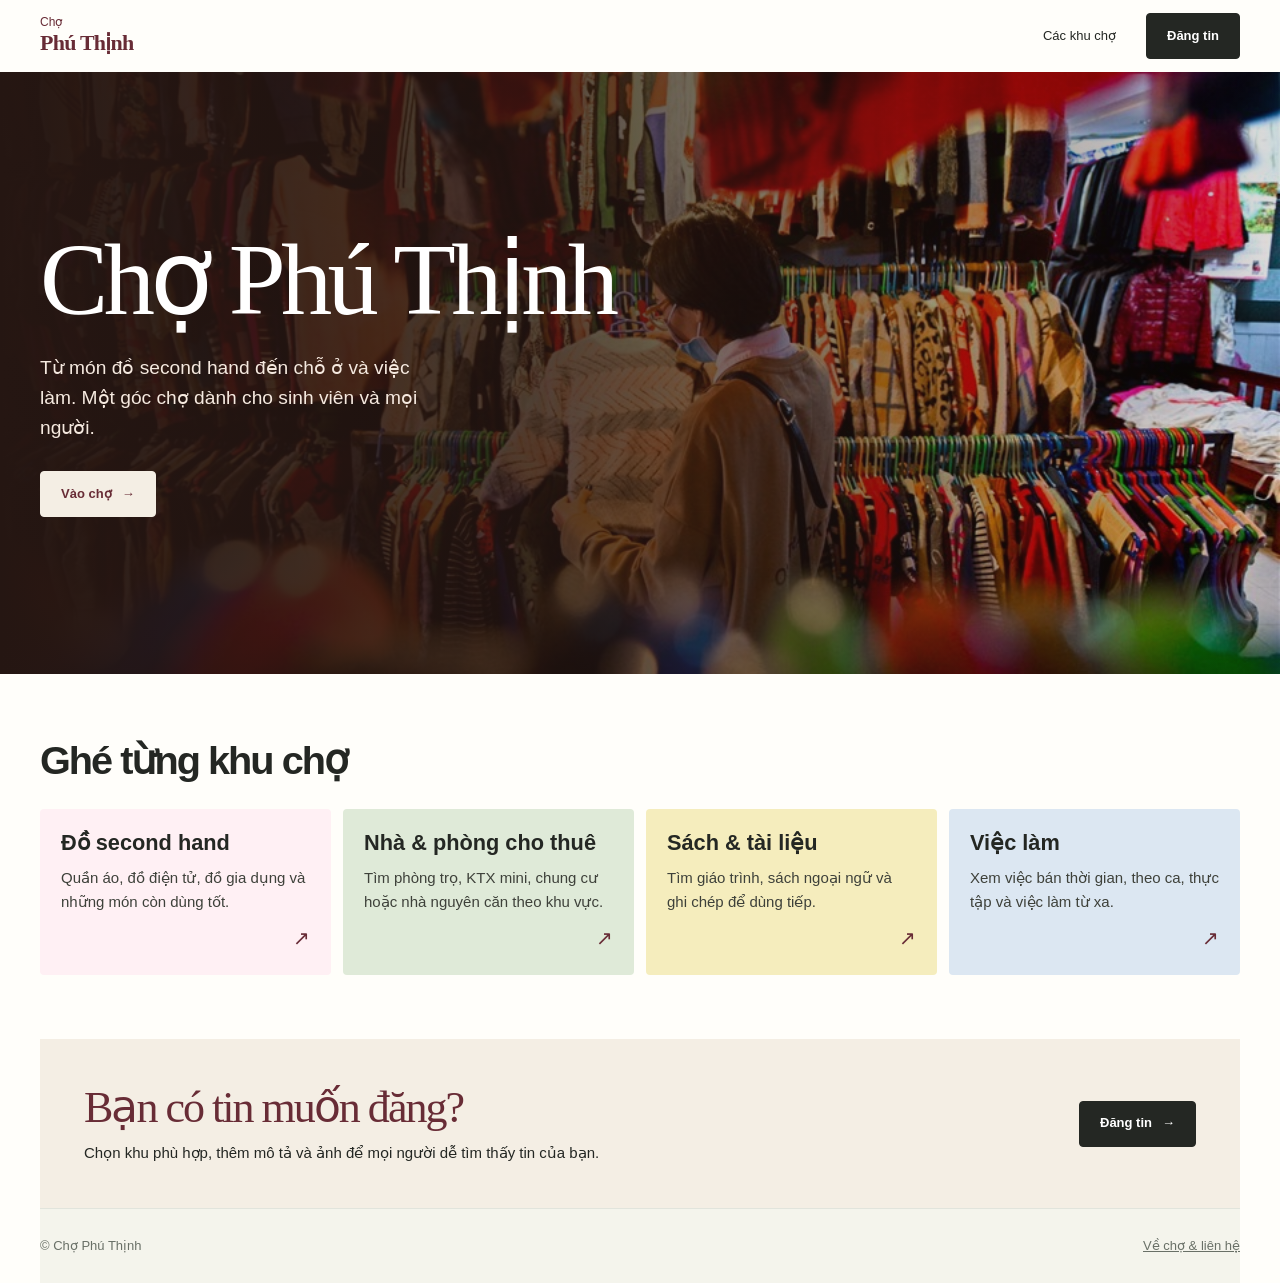
<file: landing.html>
<!doctype html>
<html lang="vi">
<head>
  <meta charset="utf-8">
  <meta name="viewport" content="width=device-width, initial-scale=1">
  <meta name="theme-color" content="#682c36">
  <meta name="description" content="Khám phá Chợ Phú Thịnh, nơi tìm đồ second hand, nhà và phòng cho thuê, sách, tài liệu và việc làm.">
  <title>Giới thiệu | Chợ Phú Thịnh</title>
  <link rel="stylesheet" href="Styles/market.css">
</head>
<body data-page="landing">
  <a class="skip-link" href="#main">Đến nội dung chính</a>
  <header class="landing-header">
    <div class="wrap landing-nav">
      <a class="brand" href="landing.html" aria-label="Giới thiệu Chợ Phú Thịnh" aria-current="page">Chợ <strong>Phú Thịnh</strong></a>
      <nav aria-label="Đường dẫn nhanh">
        <a href="#cac-khu">Các khu chợ</a>
        <a class="button dark" href="post.html">Đăng tin</a>
      </nav>
    </div>
  </header>
  <main id="main" tabindex="-1">
    <section class="landing-hero" aria-labelledby="landing-title">
      <img class="landing-photo" src="Images/DSC_4753.jpg" width="960" height="640" alt="" fetchpriority="high">
      <div class="wrap landing-hero-inner">
        <div class="landing-intro">
          <h1 id="landing-title">Chợ Phú Thịnh</h1>
          <p>Từ món đồ second hand đến chỗ ở và việc làm. Một góc chợ dành cho sinh viên và mọi người.</p>
          <a class="button landing-primary" href="index.html">Vào chợ <span aria-hidden="true">→</span></a>
        </div>
      </div>
    </section>
    <section class="wrap section landing-zones" id="cac-khu" aria-labelledby="landing-zones-title">
      <div class="section-heading"><h2 id="landing-zones-title">Ghé từng khu chợ</h2></div>
      <ul class="landing-zone-list">
        <li><a class="pink" href="shop.html?zone=do-cu"><h3>Đồ second hand</h3><p>Quần áo, đồ điện tử, đồ gia dụng và những món còn dùng tốt.</p><span aria-hidden="true">↗</span></a></li>
        <li><a class="green" href="shop.html?zone=phong-tro"><h3>Nhà &amp; phòng cho thuê</h3><p>Tìm phòng trọ, KTX mini, chung cư hoặc nhà nguyên căn theo khu vực.</p><span aria-hidden="true">↗</span></a></li>
        <li><a class="yellow" href="shop.html?zone=tai-lieu"><h3>Sách &amp; tài liệu</h3><p>Tìm giáo trình, sách ngoại ngữ và ghi chép để dùng tiếp.</p><span aria-hidden="true">↗</span></a></li>
        <li><a class="blue" href="shop.html?zone=viec-lam"><h3>Việc làm</h3><p>Xem việc bán thời gian, theo ca, thực tập và việc làm từ xa.</p><span aria-hidden="true">↗</span></a></li>
      </ul>
    </section>
    <section class="wrap landing-post" aria-labelledby="landing-post-title">
      <div><h2 id="landing-post-title">Bạn có tin muốn đăng?</h2>
        <p>Chọn khu phù hợp, thêm mô tả và ảnh để mọi người dễ tìm thấy tin của bạn.</p></div>
      <a class="button dark" href="post.html">Đăng tin <span aria-hidden="true">→</span></a>
    </section>
  </main>
  <footer class="wrap landing-footer">
    <span>© Chợ Phú Thịnh</span>
    <a href="contact.html">Về chợ &amp; liên hệ</a>
  </footer>
</body>
</html>
</file>
<file: Styles/market.css>
:root {
  --pink: #ff7597;
  --pink-pale: #fff0f4;
  --ink: #242723;
  --muted: #697067;
  --line: #e1e4dc;
  --paper: #fffefa;
  --soft: #f4f4ec;
  --green: #dfead8;
  --yellow: #f5edbd;
  --blue: #dce7f2;
  --wine: #682c36;
  --hero-paper: #f4eee4;
  font: 15px/1.55 Inter, "Segoe UI", Arial, sans-serif;
  color: var(--ink);
  background: var(--paper);
}
* { box-sizing: border-box; }
body { margin: 0; }
[hidden] { display: none !important; }
button, input, select, textarea { font: inherit; color: inherit; }
button, select { cursor: pointer; }
a { color: inherit; text-decoration: none; }
button, a, input, select, textarea { -webkit-tap-highlight-color: transparent; }
button:disabled { opacity: .55; cursor: wait; }
button { background: none; }
img { display: block; width: 100%; height: 100%; object-fit: cover; }
svg { display: block; width: 22px; height: 22px; flex-shrink: 0; }
h1, h2, h3, p { margin: 0; }
:focus-visible { outline: 2px solid #2567a6; outline-offset: 4px; }
.wrap { width: min(1400px, calc(100% - 80px)); margin-inline: auto; }
.skip-link { position: fixed; top: 10px; left: 10px; z-index: 20; padding: 10px; background: white; transform: translateY(-160%); }
.skip-link:focus { transform: none; }
.button { display: inline-flex; align-items: center; justify-content: center; gap: 10px; padding: 11px 20px; min-height: 46px; border: 1px solid var(--ink); background: var(--pink); border-radius: 4px; font-size: 13px; font-weight: 650; }
.button.dark { background: var(--ink); color: white; }
.button.outline { background: transparent; }
.button:hover { background: #ff90ac; }
.button.dark:hover { background: #444b40; }
.button.outline:hover { background: var(--soft); }
.icon { display: inline-grid; place-items: center; width: 44px; height: 44px; border: 0; padding: 0; cursor: pointer; position: relative; }
.icon:hover { color: #b7164d; }
.brand-dot { display: inline-block; width: 10px; height: 10px; background: var(--wine); border-radius: 50%; margin-left: 8px; }
#header { position: sticky; top: 0; z-index: 5; }
.mainbar { background: #fffefaf5; border-bottom: 1px solid var(--line); backdrop-filter: blur(12px); }
.header-inner { display: flex; align-items: center; min-height: 76px; gap: 24px; }
.brand { display: grid; align-content: center; min-height: 44px; flex: none; color: var(--wine); line-height: 1.15; font-size: 12px; }
.brand strong { font-family: Georgia, "Times New Roman", serif; font-size: 22px; white-space: nowrap; letter-spacing: -.035em; }
.zone-nav { display: flex; align-self: stretch; align-items: stretch; gap: 23px; }
.zone-nav a { display: flex; align-items: center; position: relative; font-weight: 600; font-size: 13px; white-space: nowrap; }
.zone-nav a::after { position: absolute; content: ""; left: 0; right: 0; height: 3px; bottom: 17px; background: transparent; }
.zone-nav a:hover::after, .zone-nav a[aria-current]::after { background: var(--wine); }
.search { display: flex; align-items: center; border: 1px solid var(--line); border-radius: 30px; background: white; padding-left: 16px; }
.search input { min-width: 0; width: 100%; flex: 1; background: none; border: 0; padding: 10px 0; font-size: 13px; }
.search button { min-height: 44px; min-width: 44px; display: grid; place-items: center; border: 0; padding: 0; }
.header-search { margin-left: auto; flex: 1; max-width: 300px; }
.tools { position: relative; display: flex; align-items: center; gap: 9px; }
.tools .post-button { white-space: nowrap; padding-inline: 14px; background: var(--wine); color: white; border-color: var(--wine); }
.tools .post-button:hover { background: #51202a; }
.tools svg { width: 20px; }
.badge { position: absolute; right: 0; top: 0; min-width: 17px; height: 17px; border-radius: 50%; background: var(--pink); font-size: 11px; font-weight: 750; text-align: center; }
.mobile-menu { display: none; }
.eyebrow { font-size: 11px; text-transform: uppercase; letter-spacing: .1em; font-weight: 650; }
.eyebrow > span { display: inline-block; width: 7px; height: 7px; background: var(--pink); margin-right: 6px; border-radius: 50%; }
.section { margin-block: 64px; }
.section-heading { display: flex; justify-content: space-between; align-items: end; gap: 18px; margin-bottom: 26px; }
.section-heading h1, .section-heading h2 { font-size: clamp(27px, 3.1vw, 40px); letter-spacing: -.05em; font-weight: 650; line-height: 1.15; }
.section-heading .eyebrow { margin-bottom: 10px; color: var(--muted); }
.text-link { display: inline-flex; align-items: center; gap: 10px; font-size: 12px; border-bottom: 1px solid var(--ink); padding-bottom: 5px; white-space: nowrap; }
.text-link svg { width: 17px; }
.zone-grid { display: grid; grid-template-columns: repeat(4, minmax(0, 1fr)); gap: 14px; }
.zone-card { display: flex; flex-direction: column; padding: 24px; border: 1px solid transparent; border-radius: 4px; min-height: 250px; }
.zone-card:hover { border-color: var(--ink); }
.pink { background: var(--pink-pale); }
.green { background: var(--green); }
.yellow { background: var(--yellow); }
.blue { background: var(--blue); }
.zone-mark { align-self: start; border: 1px solid currentColor; border-radius: 20px; padding: 3px 10px; font-size: 9px; font-weight: 650; letter-spacing: .1em; }
.zone-card h3 { font-size: 22px; letter-spacing: -.04em; font-weight: 650; margin: 26px 0 7px; }
.zone-card p { font-size: 12px; line-height: 1.6; color: #50564c; margin-bottom: 22px; }
.zone-link { display: flex; align-items: center; justify-content: space-between; font-size: 12px; margin-top: auto; }
.listing-grid { display: grid; grid-template-columns: repeat(4, minmax(0, 1fr)); gap: 30px 20px; }
.listing-card { position: relative; min-width: 0; }
.card-photo { display: block; position: relative; }
.media { display: block; aspect-ratio: 4 / 4.6; overflow: hidden; background: #eeece8; }
.card-photo img { object-position: center 28%; }
.photo-label { position: absolute; left: 10px; bottom: 10px; padding: 5px 9px; background: #fffefaf2; font-size: 10px; border-radius: 3px; }
.photo-placeholder { position: relative; display: flex; flex-direction: column; align-items: center; justify-content: center; gap: 26px; }
.photo-placeholder > span { display: grid; justify-items: center; gap: 7px; }
.photo-placeholder svg { width: 28px; height: 28px; color: #6a7567; }
.photo-placeholder small { font-size: 11px; color: #5c655b; }
.photo-placeholder > strong { position: absolute; font-size: clamp(23px, 2.9vw, 48px); letter-spacing: -.04em; bottom: 40px; opacity: .09; }
.media.pink { background: var(--pink-pale); }
.media.green { background: var(--green); }
.media.yellow { background: var(--yellow); }
.media.blue { background: var(--blue); }
.save { position: absolute; right: 8px; top: 8px; background: #fffefaed; border-radius: 50%; }
[data-save][aria-pressed="true"] { color: #ab1242; }
[data-save][aria-pressed="true"] svg { fill: #ab1242; }
.card-copy { padding: 12px 0 0; }
.card-category { font-size: 10px; color: var(--muted); margin-bottom: 5px; }
.listing-card h3 { font-size: 16px; font-weight: 600; letter-spacing: -.025em; line-height: 1.4; margin-bottom: 7px; }
.listing-card h3 a:hover { text-decoration: underline; text-underline-offset: 4px; }
.price { font-size: 18px; font-weight: 750; letter-spacing: -.03em; }
.price small, .detail-price small { font-size: 12px; font-weight: 400; color: var(--muted); margin-left: 3px; }
.location { display: flex; align-items: center; gap: 4px; font-size: 11px; color: var(--muted); margin-top: 10px; }
.location svg { width: 14px; height: 14px; }
.invite { background: var(--pink); border-radius: 5px; padding: 40px 45px; display: grid; grid-template-columns: 1fr 1fr; gap: 40px; margin-bottom: 70px; }
.invite h2 { font-size: clamp(30px, 4vw, 54px); line-height: 1.08; letter-spacing: -.055em; margin-top: 12px; font-weight: 700; }
.invite > div:last-child { align-self: center; }
.invite p:not(.eyebrow) { max-width: 43ch; font-size: 14px; margin-bottom: 19px; }
.zone-hero { padding-block: 44px; }
.zone-hero h1 { font-size: clamp(34px, 4.6vw, 62px); letter-spacing: -.055em; line-height: 1.07; font-weight: 700; margin: 14px 0 15px; }
.zone-hero > .wrap > p:last-child { font-size: 14px; max-width: 60ch; color: #4d5549; }
.catalog-layout { display: grid; grid-template-columns: 215px minmax(0, 1fr); gap: 36px; margin-block: 40px 70px; }
.catalog-layout .listing-grid { grid-template-columns: repeat(3, minmax(0, 1fr)); }
.filters { border-right: 1px solid var(--line); padding-right: 24px; }
.filters form { display: grid; gap: 17px; }
.field { display: grid; gap: 6px; font-size: 12px; font-weight: 600; }
.field :is(input, select, textarea) { width: 100%; min-width: 0; min-height: 43px; padding: 9px 10px; border: 1px solid #cdd1c7; border-radius: 3px; background: white; font-size: 13px; font-weight: 400; }
.field textarea { resize: vertical; }
.field small, .field-hint { font-size: 11px; font-weight: 400; color: var(--muted); }
.price-fields { display: grid; grid-template-columns: 1fr 1fr; gap: 8px; }
.clear-link { font-size: 12px; text-decoration: underline; text-align: center; }
.results-heading { display: flex; align-items: center; justify-content: space-between; gap: 12px; }
.results-heading p { font-size: 14px; font-weight: 650; }
.results-heading label { font-size: 12px; display: flex; gap: 6px; align-items: center; }
.results-heading select { border: 1px solid var(--line); background: white; padding: 9px; border-radius: 3px; font-size: 12px; }
.empty { background: var(--soft); padding: 50px 24px; text-align: center; }
.empty h2 { font-size: 23px; font-weight: 600; letter-spacing: -.03em; }
.empty p { margin: 8px 0 20px; font-size: 14px; color: var(--muted); }
.breadcrumb { display: flex; gap: 9px; font-size: 12px; color: var(--muted); margin-bottom: 24px; }
.breadcrumb a:hover { text-decoration: underline; }
.detail-layout { display: grid; grid-template-columns: 1fr 1fr; gap: clamp(30px, 5vw, 80px); }
.detail-photo .media { aspect-ratio: 1.05; }
.detail-photo .gallery-stage img { object-fit: contain; }
.photo-thumbnails, .photo-previews { display: grid; grid-template-columns: repeat(5, minmax(0, 1fr)); gap: 8px; }
.photo-thumbnails { margin-top: 10px; }
.photo-thumbnails button { padding: 2px; border: 1px solid var(--line); border-radius: 5px; min-width: 0; background: var(--hero-paper); }
.photo-thumbnails button[aria-pressed="true"] { outline: 2px solid var(--wine); outline-offset: -2px; }
.photo-thumbnails button:focus-visible { outline: 2px solid #2567a6; outline-offset: 2px; }
.photo-thumbnails img, .photo-preview-image { aspect-ratio: 1; border-radius: 3px; overflow: hidden; }
.photo-preview-image { position: relative; background: var(--hero-paper); }
.photo-preview-image button { position: absolute; top: 2px; right: 2px; width: 32px; height: 32px; border-radius: 50%; background: var(--paper); }
.photo-preview { display: grid; gap: 4px; min-width: 0; }
.cover-label, .cover-button { display: grid; place-items: center; min-height: 36px; padding: 2px; text-align: center; font-size: 12px; }
.cover-label { color: var(--wine); background: var(--hero-paper); border-radius: 4px; font-weight: 650; }
.cover-button { border: 0; color: var(--wine); text-decoration: underline; }
#photo-status { color: var(--muted); font-size: 13px; }
.detail-copy { align-self: center; }
.detail-copy h1 { font-size: clamp(28px, 3.6vw, 48px); font-weight: 650; line-height: 1.15; letter-spacing: -.045em; margin: 14px 0; }
.detail-price { font-size: 29px; font-weight: 700; }
.facts { margin: 22px 0; }
.facts > div { display: flex; align-items: start; justify-content: space-between; gap: 14px; padding-block: 11px; border-bottom: 1px solid var(--line); font-size: 13px; }
.facts dt { color: var(--muted); }
.facts dd { margin: 0; text-align: right; }
.tags { display: flex; flex-wrap: wrap; gap: 7px; margin-bottom: 20px; }
.tags span { background: var(--soft); border-radius: 20px; padding: 5px 10px; font-size: 11px; }
.detail-actions { display: flex; gap: 10px; flex-wrap: wrap; }
.detail-description { margin-top: 36px; border-top: 1px solid var(--line); padding-top: 28px; max-width: 80ch; }
.detail-description h2 { font-size: 22px; font-weight: 600; margin-bottom: 9px; }
.detail-description p, .message-preview { white-space: pre-line; overflow-wrap: anywhere; }
.post-page { max-width: 740px; }
.post-page h1, .about > h1 { font-size: clamp(35px, 5vw, 64px); letter-spacing: -.055em; line-height: 1.1; margin: 13px 0; }
.page-lead { font-size: 14px; color: var(--muted); margin-bottom: 30px; }
.post-form { display: grid; gap: 20px; }
.form-pair { display: grid; grid-template-columns: 1fr 1fr; gap: 16px; }
.post-form > .button { justify-self: start; }
.form-error { color: #ae143f; font-size: 13px; }
.delete-link { border: 0; font-size: 12px; padding: 10px 0; text-decoration: underline; cursor: pointer; }
.about-lead { max-width: 50ch; font-size: 20px; margin-bottom: 38px; color: var(--muted); }
.about-text { max-width: 72ch; margin-top: 40px; }
.about-text h2 { font-size: 23px; margin: 28px 0 10px; font-weight: 600; }
.about-text .button { margin-top: 22px; }
footer { border-top: 1px solid var(--line); background: var(--soft); }
.footer-grid { display: grid; grid-template-columns: 1.7fr 1fr 1fr; gap: 40px; padding-block: 42px; }
.footer-name { font-size: 23px; font-weight: 750; letter-spacing: -.04em; }
.footer-grid p { color: var(--muted); font-size: 12px; margin-top: 6px; }
.footer-grid nav { display: grid; align-content: start; gap: 6px; }
.footer-grid h2 { font-size: 13px; font-weight: 650; margin-bottom: 5px; }
.footer-grid nav a { font-size: 12px; color: #62695e; }
.footer-grid nav a:hover { text-decoration: underline; }
.footer-base { border-top: 1px solid #dce0d3; display: flex; justify-content: space-between; gap: 16px; padding-block: 16px; font-size: 10px; color: var(--muted); }
dialog { padding: 0; border: 1px solid var(--line); border-radius: 5px; width: min(520px, calc(100% - 30px)); max-height: calc(100dvh - 32px); color: var(--ink); }
dialog::backdrop { background: #1c211b88; }
.dialog-top { display: flex; justify-content: space-between; align-items: center; padding: 7px 10px 7px 20px; border-bottom: 1px solid var(--line); }
.dialog-top h2 { font-size: 19px; font-weight: 650; }
.dialog-body { padding: 22px; }
.account-menu {
  position: absolute;
  z-index: 1;
  top: calc(100% + 10px);
  right: 0;
  width: min(270px, calc(100vw - 32px));
  padding: 6px;
  border: 1px solid #ddc9c3;
  border-radius: 10px;
  background: var(--paper);
  box-shadow: 0 12px 28px #33262324;
}
.account-menu-heading { display: flex; gap: 10px; align-items: center; padding: 8px 9px 12px; overflow-wrap: anywhere; }
.account-avatar { display: grid; place-items: center; flex: 0 0 36px; height: 36px; border-radius: 50%; background: var(--hero-paper); color: var(--wine); }
.account-menu-group { border-top: 1px solid var(--line); padding-block: 4px; }
.account-menu-row { display: flex; gap: 10px; align-items: center; width: 100%; min-height: 44px; text-align: left; padding: 8px 9px; border: 0; border-radius: 5px; font-size: 14px; }
.account-menu-row:hover { background: var(--hero-paper); color: var(--wine); }
.account-menu-row svg { color: var(--wine); }
.account-menu-row small { margin-left: auto; padding-inline: 8px; border-radius: 12px; color: var(--wine); background: var(--hero-paper); }
#account-toggle[aria-expanded="true"] { color: var(--wine); background: var(--hero-paper); border-radius: 50%; }
.dialog-menu { display: grid; gap: 2px; margin-bottom: 16px; }
.dialog-menu a { border-bottom: 1px solid var(--line); padding-block: 10px; font-size: 14px; }
#message-form { display: grid; gap: 16px; }
.dialog-actions { display: flex; gap: 9px; margin-top: 20px; }
.toast { position: fixed; right: 18px; bottom: 18px; background: var(--ink); color: white; border-radius: 3px; padding: 12px 18px; max-width: calc(100% - 36px); z-index: 20; font-size: 13px; }
@media (min-width: 1550px) {
  .header-inner { min-height: 82px; gap: 32px; }
  .zone-nav { gap: 30px; }
  .zone-nav a { font-size: 14px; }
}
@media (max-width: 1150px) {
  .wrap { width: calc(100% - 48px); }
  .header-inner { gap: 20px; flex-wrap: wrap; padding-block: 12px; }
  .zone-nav { gap: 18px; }
  .header-search { display: none; }
  .tools { margin-left: auto; }
  .mobile-menu { display: inline-grid; }
  .zone-card { padding: 18px; }
  .zone-card h3 { font-size: 19px; }
  .catalog-layout { grid-template-columns: 185px minmax(0, 1fr); gap: 22px; }
  .catalog-layout .listing-grid { grid-template-columns: repeat(2, minmax(0, 1fr)); }
}
@media (max-width: 760px) {
  .wrap { width: calc(100% - 32px); }
  .header-inner { gap: 10px; padding-block: 10px 0; min-height: 0; }
  .brand strong { font-size: 20px; }
  .tools { order: 1; gap: 2px; }
  .tools .button { min-height: 40px; padding-inline: 10px; font-size: 11px; }
  .tools .icon { width: 36px; }
  .zone-nav { order: 2; width: 100%; gap: 0; justify-content: space-between; overflow-x: auto; }
  .zone-nav a { font-size: 11px; padding: 15px 3px; min-height: 48px; }
  .zone-nav a::after { bottom: 0; }
  .section { margin-block: 40px; }
  .section-heading { align-items: start; }
  .section-heading h2 { font-size: 28px; }
  .section-heading .eyebrow { font-size: 9px; }
  .zone-grid, .listing-grid { grid-template-columns: repeat(2, minmax(0, 1fr)); gap: 24px 12px; }
  .zone-grid { gap: 10px; }
  .zone-card { padding: 16px 13px; min-height: 245px; }
  .zone-card h3 { font-size: 20px; margin-top: 20px; }
  .zone-card p { font-size: 11px; }
  .zone-link { font-size: 11px; }
  .listing-card h3 { font-size: 14px; }
  .price { font-size: 16px; }
  .card-category { font-size: 9px; }
  .location { font-size: 10px; flex-wrap: wrap; }
  .save { width: 36px; height: 36px; }
  .photo-label { left: 6px; bottom: 6px; font-size: 9px; padding: 4px 6px; }
  .photo-placeholder > strong { font-size: 24px; bottom: 30px; }
  .invite { grid-template-columns: 1fr; padding: 27px 24px; gap: 20px; margin-bottom: 40px; }
  .invite h2 { font-size: 38px; }
  .zone-hero { padding-block: 30px; }
  .zone-hero h1 { font-size: 39px; }
  .catalog-layout { grid-template-columns: 1fr; margin-top: 24px; }
  .filters { border-right: 0; border-bottom: 1px solid var(--line); padding: 0 0 22px; }
  .filters form { grid-template-columns: 1fr 1fr; gap: 12px; }
  .filters form > :first-child { grid-column: 1 / -1; }
  .price-fields { grid-column: 1 / -1; }
  .filters .button { padding-inline: 8px; }
  .clear-link { align-self: center; }
  .results-heading { align-items: start; }
  .results-heading label { flex-wrap: wrap; justify-content: end; }
  .detail-layout { grid-template-columns: 1fr; gap: 22px; }
  .detail-photo .media { aspect-ratio: 1.1; }
  .detail-copy h1 { font-size: 33px; }
  .footer-grid { grid-template-columns: 1fr 1fr; gap: 28px 20px; padding-block: 30px; }
  .footer-grid > section { grid-column: 1 / -1; }
  .footer-base { flex-direction: column; gap: 5px; }
  .form-pair { grid-template-columns: 1fr; }
}
@media (max-width: 500px) {
  .photo-previews { grid-template-columns: repeat(3, minmax(0, 1fr)); }
}
@media (prefers-reduced-motion: reduce) {
  *, *::before, *::after { scroll-behavior: auto !important; }
}

.market-hero {
  position: relative;
  isolation: isolate;
  display: grid;
  place-items: center;
  min-height: clamp(440px, 44vw, 680px);
  padding: 36px 16px;
  background: #5c4b40;
}
.market-hero-photo { position: absolute; inset: 0; z-index: -2; object-position: center 45%; }
.market-hero::before { content: ""; position: absolute; inset: 0; z-index: -1; background: #25191024; }
.market-hero-copy {
  width: min(100%, 490px);
  padding: clamp(28px, 4vw, 48px) clamp(16px, 3vw, 36px);
  border-radius: 3px;
  background: var(--hero-paper);
  color: var(--wine);
  text-align: center;
}
.market-hero-copy h1 { font: 400 clamp(33px, 4.1vw, 61px)/1.08 Georgia, "Times New Roman", serif; letter-spacing: -.045em; text-wrap: balance; }
.market-hero-copy p { max-width: 35ch; margin: 14px auto 23px; font-size: clamp(14px, 1.15vw, 16px); color: #534a44; text-wrap: pretty; }
.market-hero-copy .button { background: var(--wine); border-color: var(--wine); color: white; border-radius: 2px; }
.market-hero-copy .button:hover { background: #51202a; }
.landing-header { background: var(--paper); }
.landing-nav, .landing-nav nav { display: flex; align-items: center; gap: clamp(12px, 3vw, 30px); }
.landing-nav { justify-content: space-between; min-height: 72px; padding-block: 10px; }
.landing-nav nav { font-size: 13px; }
.landing-hero { position: relative; isolation: isolate; color: white; background: #321f1e; }
.landing-photo, .landing-hero::before { position: absolute; inset: 0; }
.landing-photo { object-position: 58% 45%; z-index: -2; }
.landing-hero::before { content: ""; z-index: -1; background: linear-gradient(90deg, #251612 0%, #251612c9 42%, #25161225 100%); }
.landing-hero-inner { display: grid; align-items: center; min-height: clamp(440px, 47vw, 660px); padding-block: 54px; }
.landing-intro { max-width: 680px; }
.landing-intro h1, .landing-post h2 { font-family: Georgia, "Times New Roman", serif; font-weight: 400; letter-spacing: -.045em; }
.landing-intro h1 { font-size: clamp(56px, 8vw, 118px); line-height: 1; text-wrap: balance; }
.landing-intro p { max-width: 36ch; margin-block: 22px 28px; color: #f5e9df; font-size: clamp(15px, 1.5vw, 20px); }
.landing-primary { border-color: var(--hero-paper); background: var(--hero-paper); color: var(--wine); }
.landing-primary:hover { background: #fffaf3; }
.landing-zone-list { display: grid; grid-template-columns: repeat(4, minmax(0, 1fr)); gap: 12px; margin: 0; padding: 0; list-style: none; }
.landing-zone-list a { display: grid; grid-template-rows: auto 1fr auto; gap: 10px; min-height: 100%; padding: 20px; border: 1px solid transparent; border-radius: 4px; }
.landing-zone-list a:hover { border-color: var(--wine); }
.landing-zone-list h3 { font-size: clamp(17px, 1.7vw, 23px); line-height: 1.2; }
.landing-zone-list p { color: #3e413a; }
.landing-zone-list span { justify-self: end; color: var(--wine); font-size: 20px; }
.landing-post { display: flex; flex-wrap: wrap; align-items: center; justify-content: space-between; gap: 20px; padding: clamp(20px, 4vw, 44px); background: var(--hero-paper); }
.landing-post h2 { font-size: clamp(27px, 4vw, 44px); line-height: 1.14; color: var(--wine); }
.landing-post p { margin-top: 8px; }
.landing-footer { display: flex; flex-wrap: wrap; justify-content: space-between; gap: 10px; padding-block: 27px; color: var(--muted); font-size: 13px; }
.landing-footer a { text-decoration: underline; }
@media (max-width: 760px) {
  .landing-photo { object-position: 62% center; }
  .landing-hero::before { background: linear-gradient(90deg, #251612e8, #25161273); }
  .landing-hero-inner { min-height: 420px; }
  .landing-zone-list { grid-template-columns: repeat(2, minmax(0, 1fr)); }
  .landing-zone-list a { padding: 14px; }
}
.home-zones { scroll-margin-top: 130px; }
.home-zones h2 { letter-spacing: -.035em; }
.recommendations .section-heading { flex-wrap: wrap; align-items: center; }
.recommendations .section-heading p { margin-top: 6px; color: var(--muted); }
.recommendations button.text-link { border: 0; padding: 8px 0; min-height: 44px; color: var(--wine); text-decoration: underline; text-underline-offset: 4px; }
.stock-count { font-size: 13px; color: var(--muted); margin-block: 3px; }
.sold-out { color: white; background: var(--wine); border-radius: 3px; }
.detail-copy .stock-count { margin-block: 10px; }
.detail-copy .sold-out { display: inline-block; padding: 4px 8px; }
.listing-tools { display: flex; flex-wrap: wrap; gap: 0 12px; margin-top: 6px; }
#stock-form { display: grid; gap: 12px; }
#stock-form .form-error:empty { position: absolute; }
.zone-categories { padding-block: 28px 23px; border-bottom: 1px solid var(--line); }
.zone-categories .section-heading { align-items: center; margin-bottom: 14px; flex-wrap: wrap; }
.zone-categories .section-heading h2 { font-size: clamp(22px, 2.6vw, 31px); }
.zone-categories .category-link[aria-current] { border-color: var(--wine); background: var(--hero-paper); }
#tin-trong-khu { scroll-margin-top: 125px; }
.category-grid { display: grid; grid-template-columns: repeat(6, minmax(0, 1fr)); gap: 12px; padding: 0; margin: 0; list-style: none; }
.category-link { display: grid; justify-items: center; align-content: start; gap: 10px; height: 100%; padding: 12px 4px; border: 1px solid transparent; border-radius: 4px; text-align: center; font-weight: 600; font-size: 13px; }
.category-link:hover { border-color: #d9c7bc; background: #f8f1e9; }
.category-art { display: grid; place-items: center; width: 76px; height: 76px; background: #f5eae2; color: var(--wine); border-radius: 6px; overflow: hidden; }
.category-art:has(img) { background: white; }
.category-art img { object-fit: contain; }
.category-art svg { width: 34px; height: 34px; }
.market-empty { padding: 24px; background: var(--pink-pale); }
.market-empty a { text-decoration: underline; }
.connection-help { margin-top: 135px; }
.connection-help p { margin-top: 12px; }
.check-field { display: flex; align-items: center; gap: 9px; margin-bottom: 10px; }
.check-field input { width: 18px; height: 18px; accent-color: #a20047; }
[data-location]:not(.form-pair), #auth-form { display: grid; gap: 12px; }
dialog:has(#auth-form) { width: min(440px, calc(100% - 30px)); }
#auth-form .form-error:empty { position: absolute; }
.auth-switch { text-align: center; font-size: 13px; }
.auth-switch button { padding: 5px 2px; border: 0; color: #a20047; font-weight: 650; text-decoration: underline; }
.auth-contact { min-width: 0; margin: 0; padding: 10px 12px 12px; border: 1px solid var(--line); border-radius: 4px; }
.auth-contact legend { padding-inline: 4px; font-weight: 650; }
.auth-contact p, .auth-social small { color: var(--muted); font-size: 12px; }
.auth-contact .field { margin-top: 8px; }
.auth-social { margin-top: 12px; padding-top: 12px; border-top: 1px solid var(--line); text-align: center; }
.auth-social-buttons { display: grid; grid-template-columns: 1fr 1fr; gap: 8px; margin-block: 6px; }
.auth-social button:disabled { cursor: default; }
.threads, .messages { display: grid; gap: 10px; }
.thread-row { text-align: left; display: grid; padding: 10px; border: 1px solid var(--line); border-radius: 4px; }
.thread-row:hover { background: var(--pink-pale); }
.messages { max-height: 35vh; overflow: auto; margin-block: 12px; }
.messages .message-preview { max-width: 90%; padding: 10px 14px; background: var(--soft); border-radius: 6px; }
.messages .my-message { justify-self: end; background: var(--pink-pale); }
.dialog-body form { margin: 0; }
@media (max-width: 760px) {
  .market-hero { min-height: clamp(360px, 70vw, 435px); }
  .market-hero-photo { object-position: 62% center; }
  .market-hero-copy { width: min(100%, 410px); }
  .category-grid { grid-template-columns: repeat(3, minmax(0, 1fr)); gap: 8px; }
  .category-art { width: 60px; height: 60px; }
}
@media (max-width: 380px) {
  .header-inner { column-gap: 4px; }
  .tools .post-button { padding-inline: 7px; gap: 3px; }
  .zone-nav { gap: 6px; }
}
</file>
